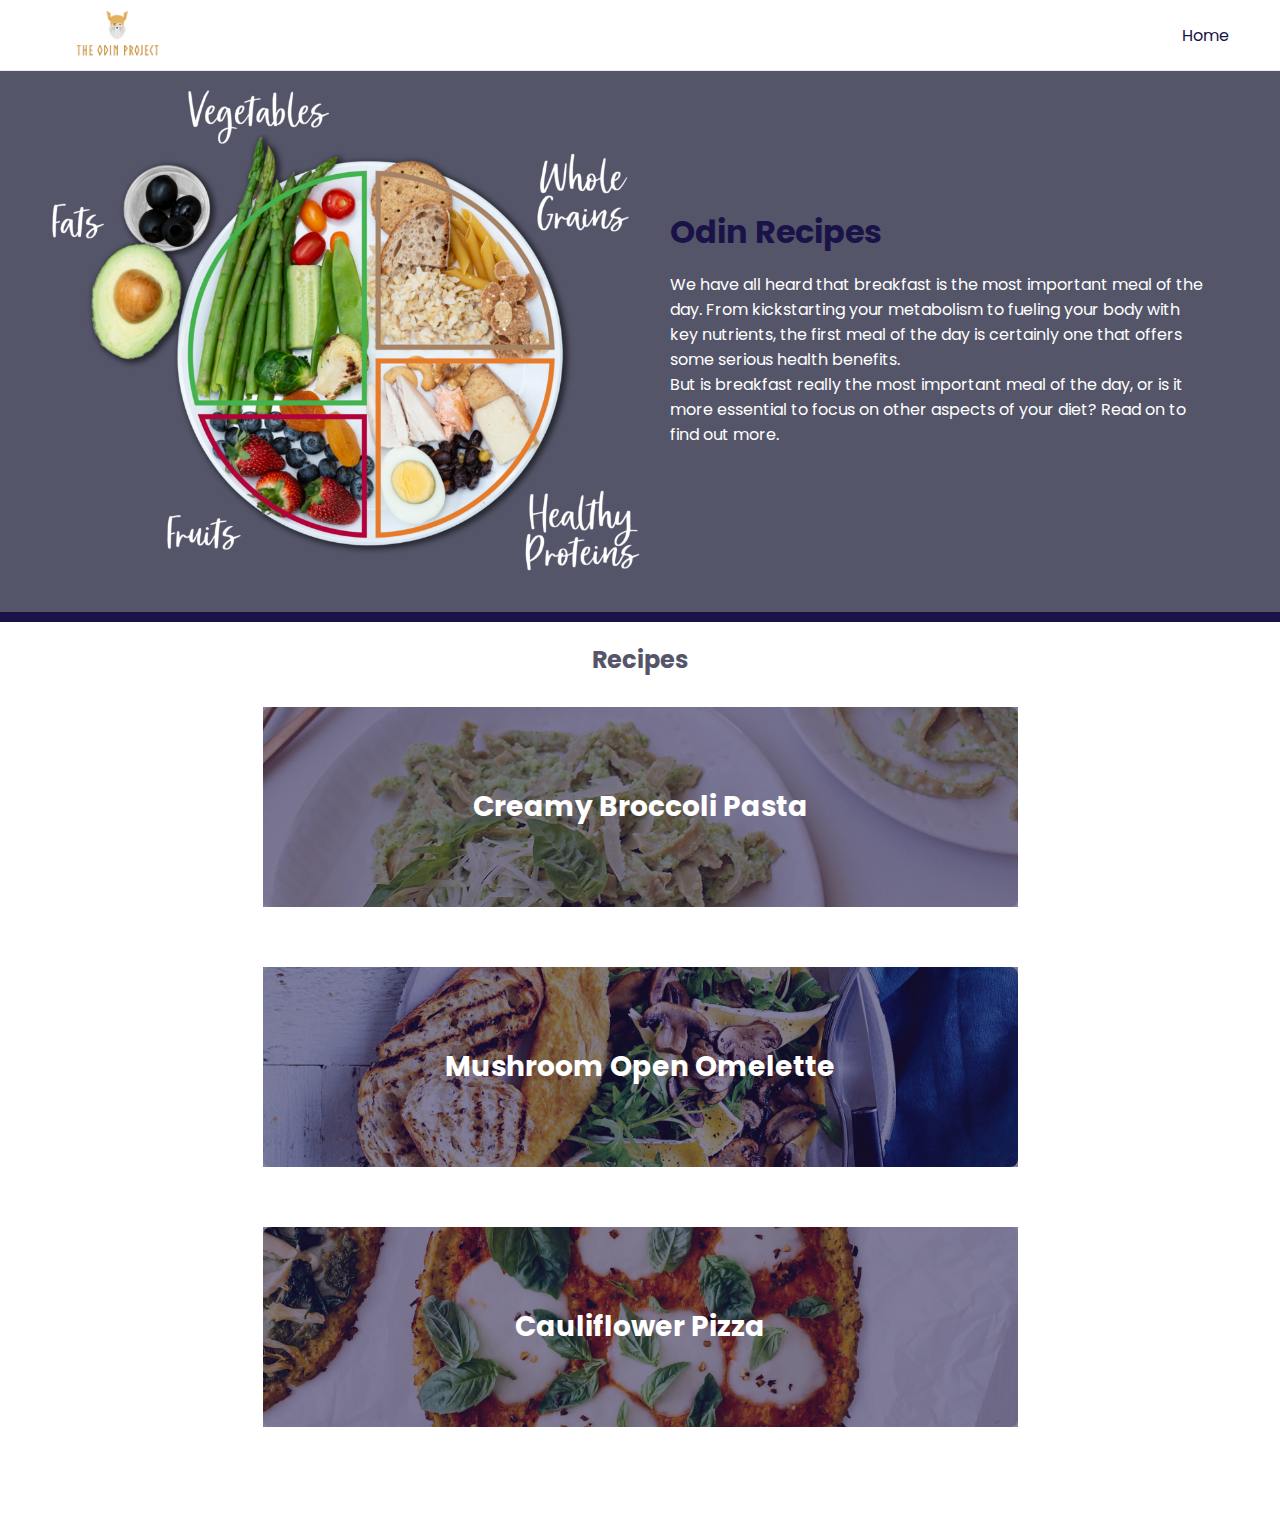
<file: index.html>
<!DOCTYPE html>
<html lang="en">
	<head>
		<meta charset="UTF-8" />
		<meta http-equiv="X-UA-Compatible" content="IE=edge" />
		<meta name="viewport" content="width=device-width, initial-scale=1.0" />
		<link rel="stylesheet" href="./css/home.css" />
		<link rel="preconnect" href="https://fonts.googleapis.com" />
		<link rel="preconnect" href="https://fonts.gstatic.com" crossorigin />
		<link
			href="https://fonts.googleapis.com/css2?family=Poppins:wght@400;700&display=swap"
			rel="stylesheet"
		/>
		<title>Odin Recipes</title>
	</head>
	<body>
		<nav class="nav_container" role="navigation">
			<div class="navbar">
				<div class="logo">
					<img src="./img/odin.png" alt="odin" class="logo_img" />
				</div>
				<div class="menu">
					<a href="./index.html" class="menu_item">Home</a>
				</div>
			</div>
		</nav>
		<div class="hero_container">
			<div class="hero">
				<img src="./img/hero.png" class="hero_img" alt="Food balance" />
				<div class="hero_content">
					<h1>Odin Recipes</h1>
					<p>
						We have all heard that breakfast is the most important meal of the
						day. From kickstarting your metabolism to fueling your body with key
						nutrients, the first meal of the day is certainly one that offers
						some serious health benefits.
						<br />
						But is breakfast really the most important meal of the day, or is it
						more essential to focus on other aspects of your diet? Read on to
						find out more.
					</p>
				</div>
			</div>
		</div>
		<div class="content">
			<h2>Recipes</h2>
			<ul class="item_container">
				<li class="item">
					<div
						class="recipes_img"
						style="background-image: url('./img/broccoli_pasta.jpg')"
					>
						<div class="overlay">
							<a href="./recipes/creamy_broccoli_pasta.html">
								<h3>Creamy Broccoli Pasta</h3>
							</a>
						</div>
					</div>
				</li>
				<li class="item">
					<div
						class="recipes_img"
						style="background-image: url('./img/mushroom_omelette.jpg')"
					>
						<div class="overlay">
							<a href="./recipes/mushroom_open_omelette.html">
								<h3>Mushroom Open Omelette</h3>
							</a>
						</div>
					</div>
				</li>
				<li class="item">
					<div
						class="recipes_img"
						style="background-image: url('./img/cauliflower_pizza.jpg')"
					>
						<div class="overlay">
							<a href="./recipes/cauliflower_pizza.html">
								<h3>Cauliflower Pizza</h3>
							</a>
						</div>
					</div>
				</li>
			</ul>
		</div>
	</body>
</html>
</file>
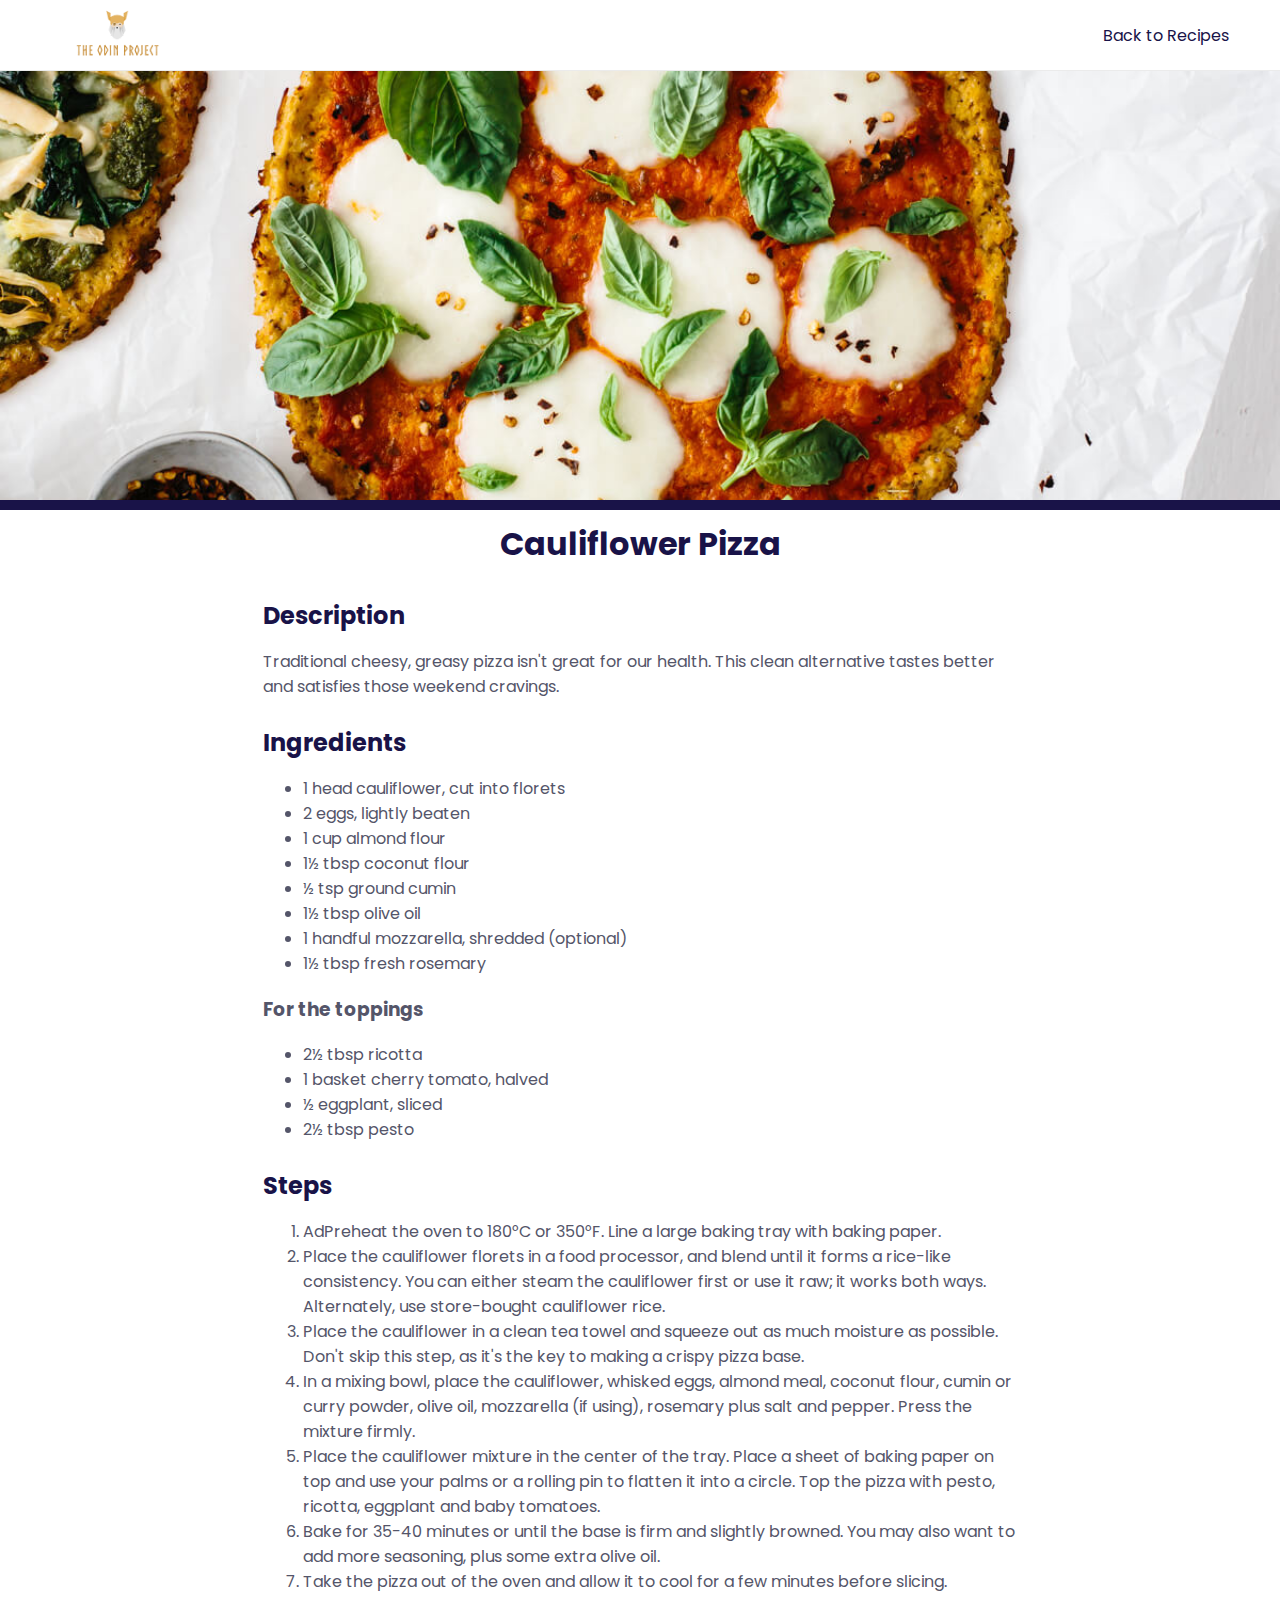
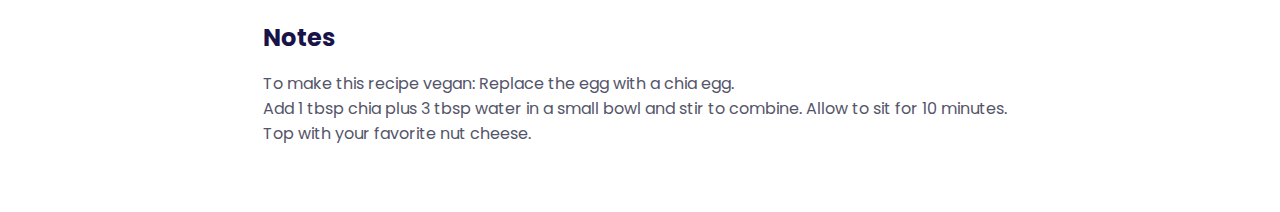
<file: recipes/cauliflower_pizza.html>
<!DOCTYPE html>
<html lang="en">
	<head>
		<meta charset="UTF-8" />
		<meta http-equiv="X-UA-Compatible" content="IE=edge" />
		<meta name="viewport" content="width=device-width, initial-scale=1.0" />
		<link rel="stylesheet" href="../css/recipes.css" />
		<link rel="preconnect" href="https://fonts.googleapis.com" />
		<link rel="preconnect" href="https://fonts.gstatic.com" crossorigin />
		<link
			href="https://fonts.googleapis.com/css2?family=Poppins:wght@400;700&display=swap"
			rel="stylesheet"
		/>
		<title>Cauliflower Pizza</title>
	</head>
	<body>
		<nav class="nav_container" role="navigation">
			<div class="navbar">
				<div class="logo">
					<img src="../img/odin.png" alt="odin" class="logo_img" />
				</div>
				<div class="menu">
					<a href="../index.html" class="menu_item">Back to Recipes</a>
				</div>
			</div>
		</nav>

		<div
			class="hero_img"
			style="background-image: url('../img/cauliflower_pizza.jpg')"
		></div>

		<div class="title">
			<h1>Cauliflower Pizza</h1>
		</div>
		<div class="content">
			<div class="item">
				<h2>Description</h2>
				<p>
					Traditional cheesy, greasy pizza isn't great for our health. This
					clean alternative tastes better and satisfies those weekend cravings.
				</p>
			</div>
			<div class="item">
				<h2>Ingredients</h2>
				<ul>
					<li>1 head cauliflower, cut into florets</li>
					<li>2 eggs, lightly beaten</li>
					<li>1 cup almond flour</li>
					<li>1½ tbsp coconut flour</li>
					<li>½ tsp ground cumin</li>
					<li>1½ tbsp olive oil</li>
					<li>1 handful mozzarella, shredded (optional)</li>
					<li>1½ tbsp fresh rosemary</li>
				</ul>
				<h3>For the toppings</h3>
				<ul>
					<li>2½ tbsp ricotta</li>
					<li>1 basket cherry tomato, halved</li>
					<li>½ eggplant, sliced</li>
					<li>2½ tbsp pesto</li>
				</ul>
			</div>
			<div class="item">
				<h2>Steps</h2>
				<ol>
					<li>
						AdPreheat the oven to 180°C or 350°F. Line a large baking tray with
						baking paper.
					</li>
					<li>
						Place the cauliflower florets in a food processor, and blend until
						it forms a rice-like consistency. You can either steam the
						cauliflower first or use it raw; it works both ways. Alternately,
						use store-bought cauliflower rice.
					</li>
					<li>
						Place the cauliflower in a clean tea towel and squeeze out as much
						moisture as possible. Don't skip this step, as it's the key to
						making a crispy pizza base.
					</li>
					<li>
						In a mixing bowl, place the cauliflower, whisked eggs, almond meal,
						coconut flour, cumin or curry powder, olive oil, mozzarella (if
						using), rosemary plus salt and pepper. Press the mixture firmly.
					</li>
					<li>
						Place the cauliflower mixture in the center of the tray. Place a
						sheet of baking paper on top and use your palms or a rolling pin to
						flatten it into a circle. Top the pizza with pesto, ricotta,
						eggplant and baby tomatoes.
					</li>
					<li>
						Bake for 35-40 minutes or until the base is firm and slightly
						browned. You may also want to add more seasoning, plus some extra
						olive oil.
					</li>
					<li>
						Take the pizza out of the oven and allow it to cool for a few
						minutes before slicing.
					</li>
				</ol>
			</div>
			<div class="item">
				<h2>Notes</h2>
				<p>
					To make this recipe vegan: Replace the egg with a chia egg.
					<br />
					Add 1 tbsp chia plus 3 tbsp water in a small bowl and stir to combine.
					Allow to sit for 10 minutes. Top with your favorite nut cheese.
				</p>
			</div>
		</div>
	</body>
</html>
</file>
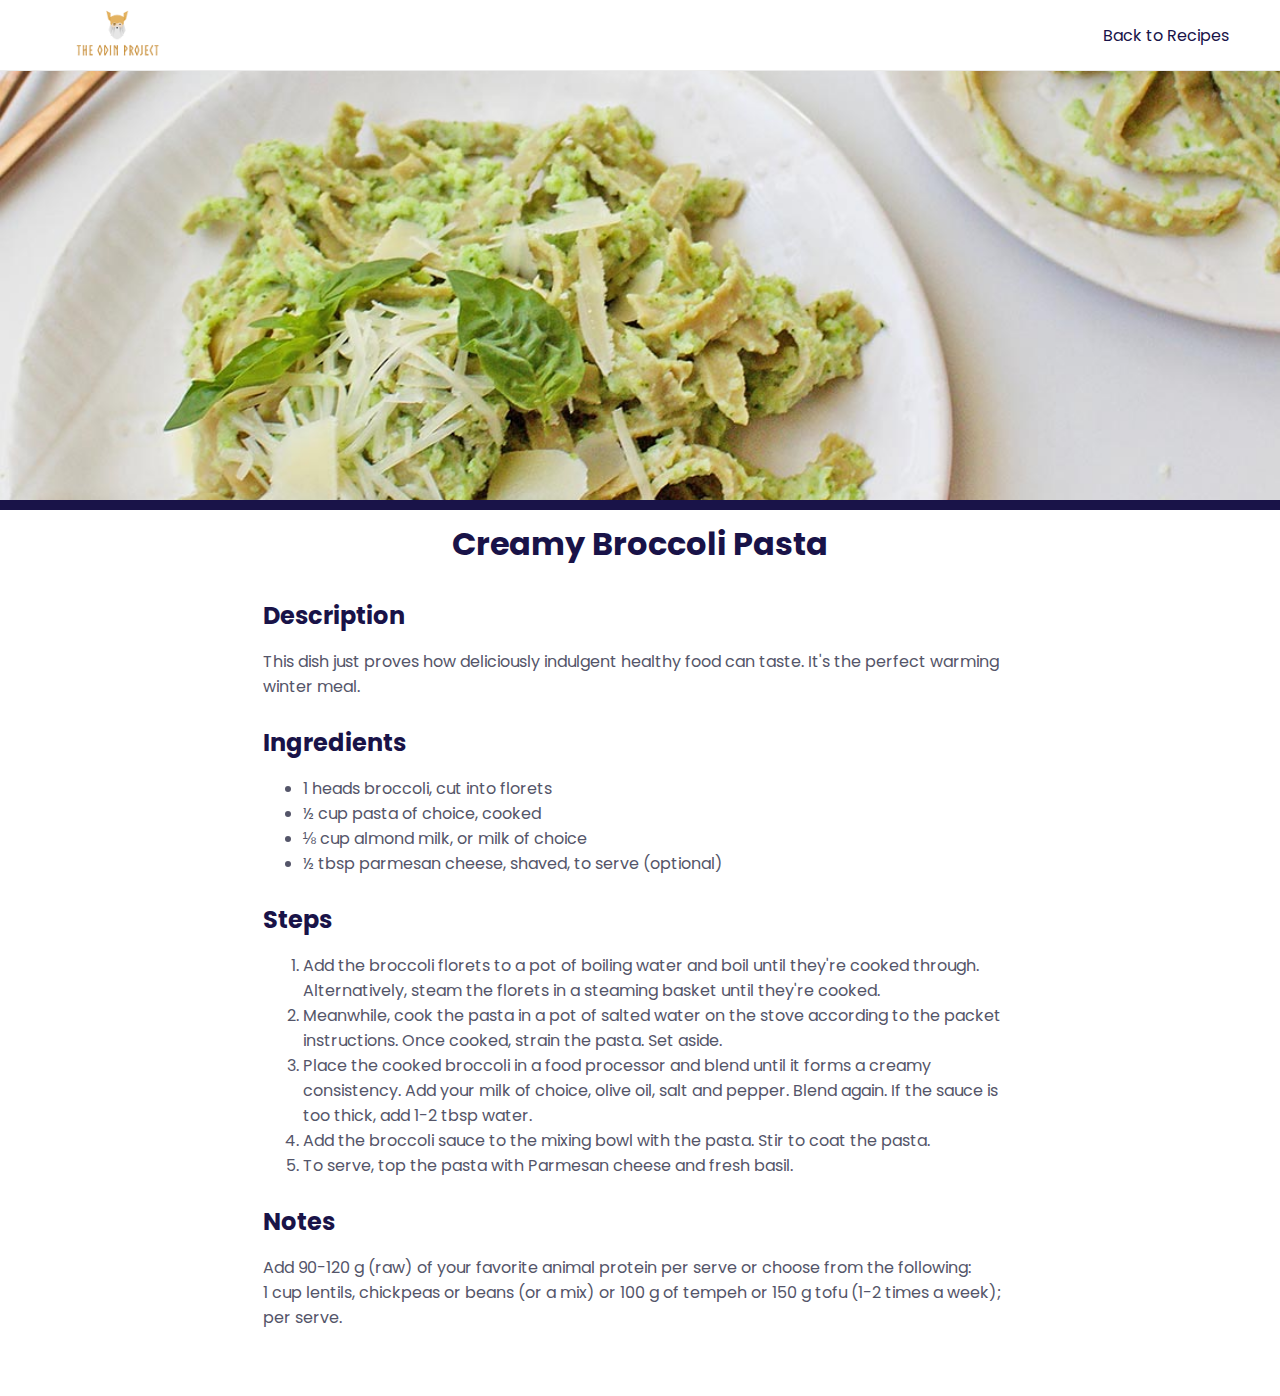
<file: recipes/creamy_broccoli_pasta.html>
<!DOCTYPE html>
<html lang="en">
	<head>
		<meta charset="UTF-8" />
		<meta http-equiv="X-UA-Compatible" content="IE=edge" />
		<meta name="viewport" content="width=device-width, initial-scale=1.0" />
		<link rel="stylesheet" href="../css/recipes.css" />
		<link rel="preconnect" href="https://fonts.googleapis.com" />
		<link rel="preconnect" href="https://fonts.gstatic.com" crossorigin />
		<link
			href="https://fonts.googleapis.com/css2?family=Poppins:wght@400;700&display=swap"
			rel="stylesheet"
		/>
		<title>Creamy Broccoli Pasta</title>
	</head>
	<body>
		<nav class="nav_container" role="navigation">
			<div class="navbar">
				<div class="logo">
					<img src="../img/odin.png" alt="odin" class="logo_img" />
				</div>
				<div class="menu">
					<a href="../index.html" class="menu_item">Back to Recipes</a>
				</div>
			</div>
		</nav>

		<div
			class="hero_img"
			style="background-image: url('../img/broccoli_pasta.jpg')"
		></div>

		<div class="title">
			<h1>Creamy Broccoli Pasta</h1>
		</div>
		<div class="content">
			<div class="item">
				<h2>Description</h2>
				<p>
					This dish just proves how deliciously indulgent healthy food can
					taste. It's the perfect warming winter meal.
				</p>
			</div>
			<div class="item">
				<h2>Ingredients</h2>
				<ul>
					<li>1 heads broccoli, cut into florets</li>
					<li>½ cup pasta of choice, cooked</li>
					<li>⅛ cup almond milk, or milk of choice</li>
					<li>½ tbsp parmesan cheese, shaved, to serve (optional)</li>
				</ul>
			</div>
			<div class="item">
				<h2>Steps</h2>
				<ol>
					<li>
						Add the broccoli florets to a pot of boiling water and boil until
						they're cooked through. Alternatively, steam the florets in a
						steaming basket until they're cooked.
					</li>
					<li>
						Meanwhile, cook the pasta in a pot of salted water on the stove
						according to the packet instructions. Once cooked, strain the pasta.
						Set aside.
					</li>
					<li>
						Place the cooked broccoli in a food processor and blend until it
						forms a creamy consistency. Add your milk of choice, olive oil, salt
						and pepper. Blend again. If the sauce is too thick, add 1-2 tbsp
						water.
					</li>
					<li>
						Add the broccoli sauce to the mixing bowl with the pasta. Stir to
						coat the pasta.
					</li>
					<li>To serve, top the pasta with Parmesan cheese and fresh basil.</li>
				</ol>
			</div>
			<div class="item">
				<h2>Notes</h2>
				<p>
					Add 90-120 g (raw) of your favorite animal protein per serve or choose
					from the following:
					<br />
					1 cup lentils, chickpeas or beans (or a mix) or 100 g of tempeh or 150
					g tofu (1-2 times a week); per serve.
				</p>
			</div>
		</div>
	</body>
</html>
</file>
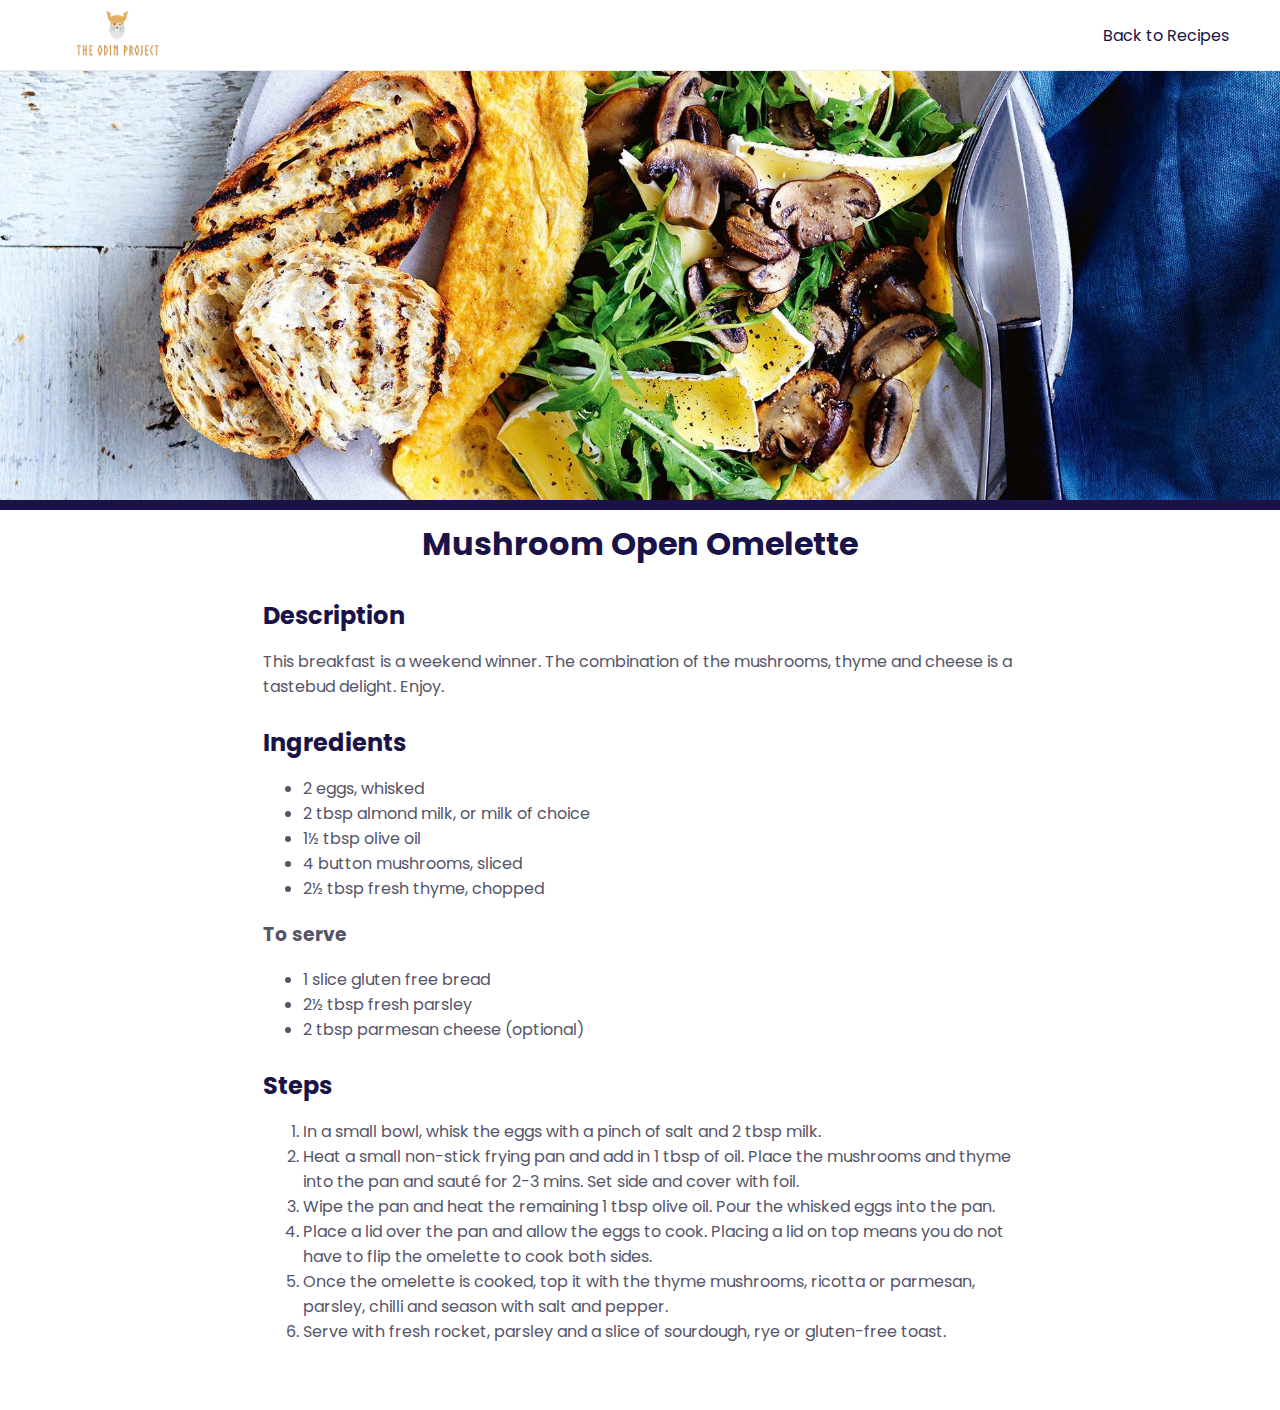
<file: recipes/mushroom_open_omelette.html>
<!DOCTYPE html>
<html lang="en">
	<head>
		<meta charset="UTF-8" />
		<meta http-equiv="X-UA-Compatible" content="IE=edge" />
		<meta name="viewport" content="width=device-width, initial-scale=1.0" />
		<link rel="stylesheet" href="../css/recipes.css" />
		<link rel="preconnect" href="https://fonts.googleapis.com" />
		<link rel="preconnect" href="https://fonts.gstatic.com" crossorigin />
		<link
			href="https://fonts.googleapis.com/css2?family=Poppins:wght@400;700&display=swap"
			rel="stylesheet"
		/>
		<title>Mushroom Open Omelette</title>
	</head>
	<body>
		<nav class="nav_container" role="navigation">
			<div class="navbar">
				<div class="logo">
					<img src="../img/odin.png" alt="odin" class="logo_img" />
				</div>
				<div class="menu">
					<a href="../index.html" class="menu_item">Back to Recipes</a>
				</div>
			</div>
		</nav>

		<div
			class="hero_img"
			style="background-image: url('../img/mushroom_omelette.jpg')"
		></div>

		<div class="title">
			<h1>Mushroom Open Omelette</h1>
		</div>
		<div class="content">
			<div class="item">
				<h2>Description</h2>
				<p>
					This breakfast is a weekend winner. The combination of the mushrooms,
					thyme and cheese is a tastebud delight. Enjoy.
				</p>
			</div>
			<div class="item">
				<h2>Ingredients</h2>
				<ul>
					<li>2 eggs, whisked</li>
					<li>2 tbsp almond milk, or milk of choice</li>
					<li>1½ tbsp olive oil</li>
					<li>4 button mushrooms, sliced</li>
					<li>2½ tbsp fresh thyme, chopped</li>
				</ul>
				<h3>To serve</h3>
				<ul>
					<li>1 slice gluten free bread</li>
					<li>2½ tbsp fresh parsley</li>
					<li>2 tbsp parmesan cheese (optional)</li>
				</ul>
			</div>
			<div class="item">
				<h2>Steps</h2>
				<ol>
					<li>
						In a small bowl, whisk the eggs with a pinch of salt and 2 tbsp
						milk.
					</li>
					<li>
						Heat a small non-stick frying pan and add in 1 tbsp of oil. Place
						the mushrooms and thyme into the pan and sauté for 2-3 mins. Set
						side and cover with foil.
					</li>
					<li>
						Wipe the pan and heat the remaining 1 tbsp olive oil. Pour the
						whisked eggs into the pan.
					</li>
					<li>
						Place a lid over the pan and allow the eggs to cook. Placing a lid
						on top means you do not have to flip the omelette to cook both
						sides.
					</li>
					<li>
						Once the omelette is cooked, top it with the thyme mushrooms,
						ricotta or parmesan, parsley, chilli and season with salt and
						pepper.
					</li>
					<li>
						Serve with fresh rocket, parsley and a slice of sourdough, rye or
						gluten-free toast.
					</li>
				</ol>
			</div>
		</div>
	</body>
</html>
</file>
<file: css/home.css>
body {
	width: 100%;
	max-width: 100%;
	font-family: "Poppins", sans-serif;
	color: #545569;
	margin: 0 auto;
	padding: 0;
}

h1 {
	margin-top: 10px;
	margin-bottom: 0;
	color: #191348;
}

.nav_container {
	width: 100%;
	position: absolute;
	padding: 0;
	height: 70px;
	background-color: #fff;
	border-bottom: 1px solid #ebebeb;
	top: 0;
	left: 0;
}

.navbar {
	height: 100%;
	max-width: 1230px;
	margin: 0 auto;
	padding: 0 4vw;
	display: flex;
}

.logo {
	display: flex;
	align-items: center;
}

.logo_img {
	height: 100%;
	width: auto;
}

.menu {
	margin: 0 auto;
	padding: 0;
	justify-content: flex-end;
	display: flex;
	align-items: center;
	flex: 1;
}

.menu_item {
	color: #191348;
	text-decoration: none;
}

.hero_container {
	background-color: #545569;
	color: #fff;
	width: 100%;
	margin: 0;
	height: 500px;
	padding-bottom: 32px;
	padding-top: 80px;
	display: flex;
}

.hero {
	max-width: 1230px;
	margin: 0 auto;
	padding: 0 4vw;
	display: flex;
	justify-content: center;
}

.hero_img {
	object-fit: contain;
	max-width: 50%;
	max-height: 100%;
	width: auto;
	height: auto;
}

.hero_content {
	padding-right: 24px;
	padding-left: 30px;
	width: 50%;
	display: flex;
	flex-direction: column;
	justify-content: center;
}

.content {
	display: flex;
	flex-direction: column;
	align-items: center;
	align-content: center;
	margin: 0 0 50px 0;
	padding: 0 4vw;
	border-top: #191348 solid 10px;
}

.item_container {
	width: 100%;
	max-width: 755px;
	height: auto;
	margin: 0;
	padding: 0;
	display: flex;
	flex-direction: column;
	align-items: center;
}

.item {
	width: 100%;
	max-width: 100%;
	height: 200px;
	text-align: left;
	list-style: none;
	margin-bottom: 50px;
	margin-top: 10px;
}

.recipes_img {
	border-radius: 8px;
	background-position: 50%;
	background-size: cover;
	height: 200px;
	width: 100%;
	margin: 0 auto;
	position: relative;
}

.overlay {
	position: absolute;
	height: 100%;
	width: 100%;
	top: 0;
	left: 0;
	background: #1913488a;
	color: white;
	display: flex;
	align-items: center;
	justify-content: center;
	flex-direction: column;
}
.overlay > a {
	margin-top: 0;
	margin-bottom: 0;
	color: #fff;
	text-decoration: none;
	font-size: 24px;
}

@media (max-width: 820px) {
	.hero_container {
		width: 100%;
		margin: 0;
		height: 900px;
		padding-bottom: 32px;
		padding-top: 80px;
	}

	.hero {
		flex-direction: column;
	}
	.hero_img {
		max-width: 100%;
		max-height: 50%;
	}
	.hero_content {
		width: 100%;
		padding: 0;
	}
}

@media (max-width: 412px) {
	.hero_container {
		width: 100%;
		margin: 0;
		height: 620px;
		padding-bottom: 32px;
		padding-top: 80px;
	}
}
</file>
<file: css/recipes.css>
body {
	width: 100%;
	max-width: 100%;
	font-family: "Poppins", sans-serif;
	color: #545569;
	margin: 0 auto;
	padding: 0;
}

h1,
h2,
h {
	margin-top: 10px;
	margin-bottom: 0;
	color: #191348;
}

.nav_container {
	width: 100%;
	position: absolute;
	padding: 0;
	height: 70px;
	background-color: #fff;
	border-bottom: 1px solid #ebebeb;
	top: 0;
	left: 0;
}

.navbar {
	height: 100%;
	max-width: 1230px;
	margin: 0 auto;
	padding: 0 4vw;
	display: flex;
}

.logo {
	display: flex;
	align-items: center;
}

.logo_img {
	height: 100%;
	width: auto;
}

.menu {
	margin: 0 auto;
	padding: 0;
	justify-content: flex-end;
	display: flex;
	align-items: center;
	flex: 1;
}

.menu_item {
	color: #191348;
	text-decoration: none;
}

.hero_img {
	background-position: 50%;
	background-size: cover;
	height: 500px;
	width: 100%;
	margin: 0 auto;
	border-bottom: #191348 solid 10px;
}

.title {
	text-align: center;
	margin-top: 10px;
	margin-bottom: 20px;
}

.content {
	display: flex;
	flex-direction: column;
	align-items: center;
	align-content: center;
	margin: 0 0 50px 0;
	padding: 0 4vw;
}
.item {
	width: 100%;
	max-width: 755px;
	height: auto;
	text-align: left;
}
</file>
